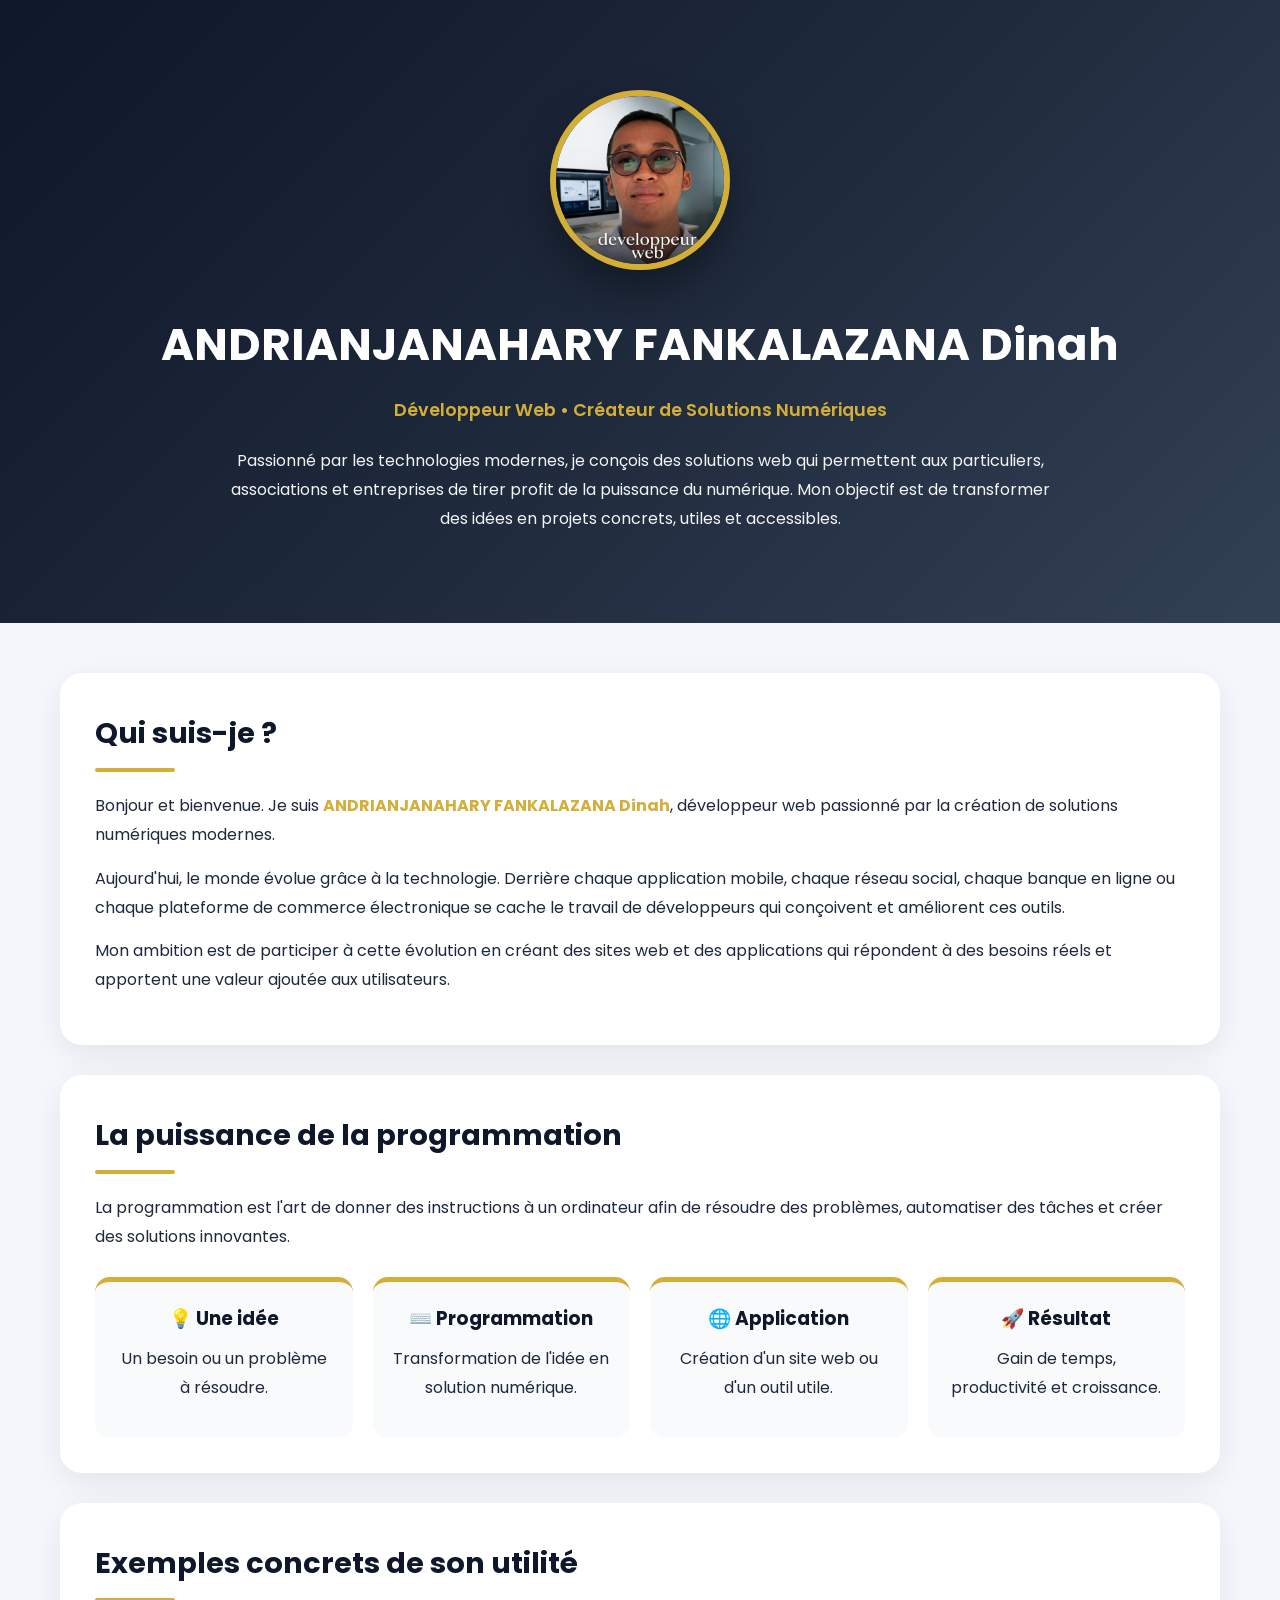
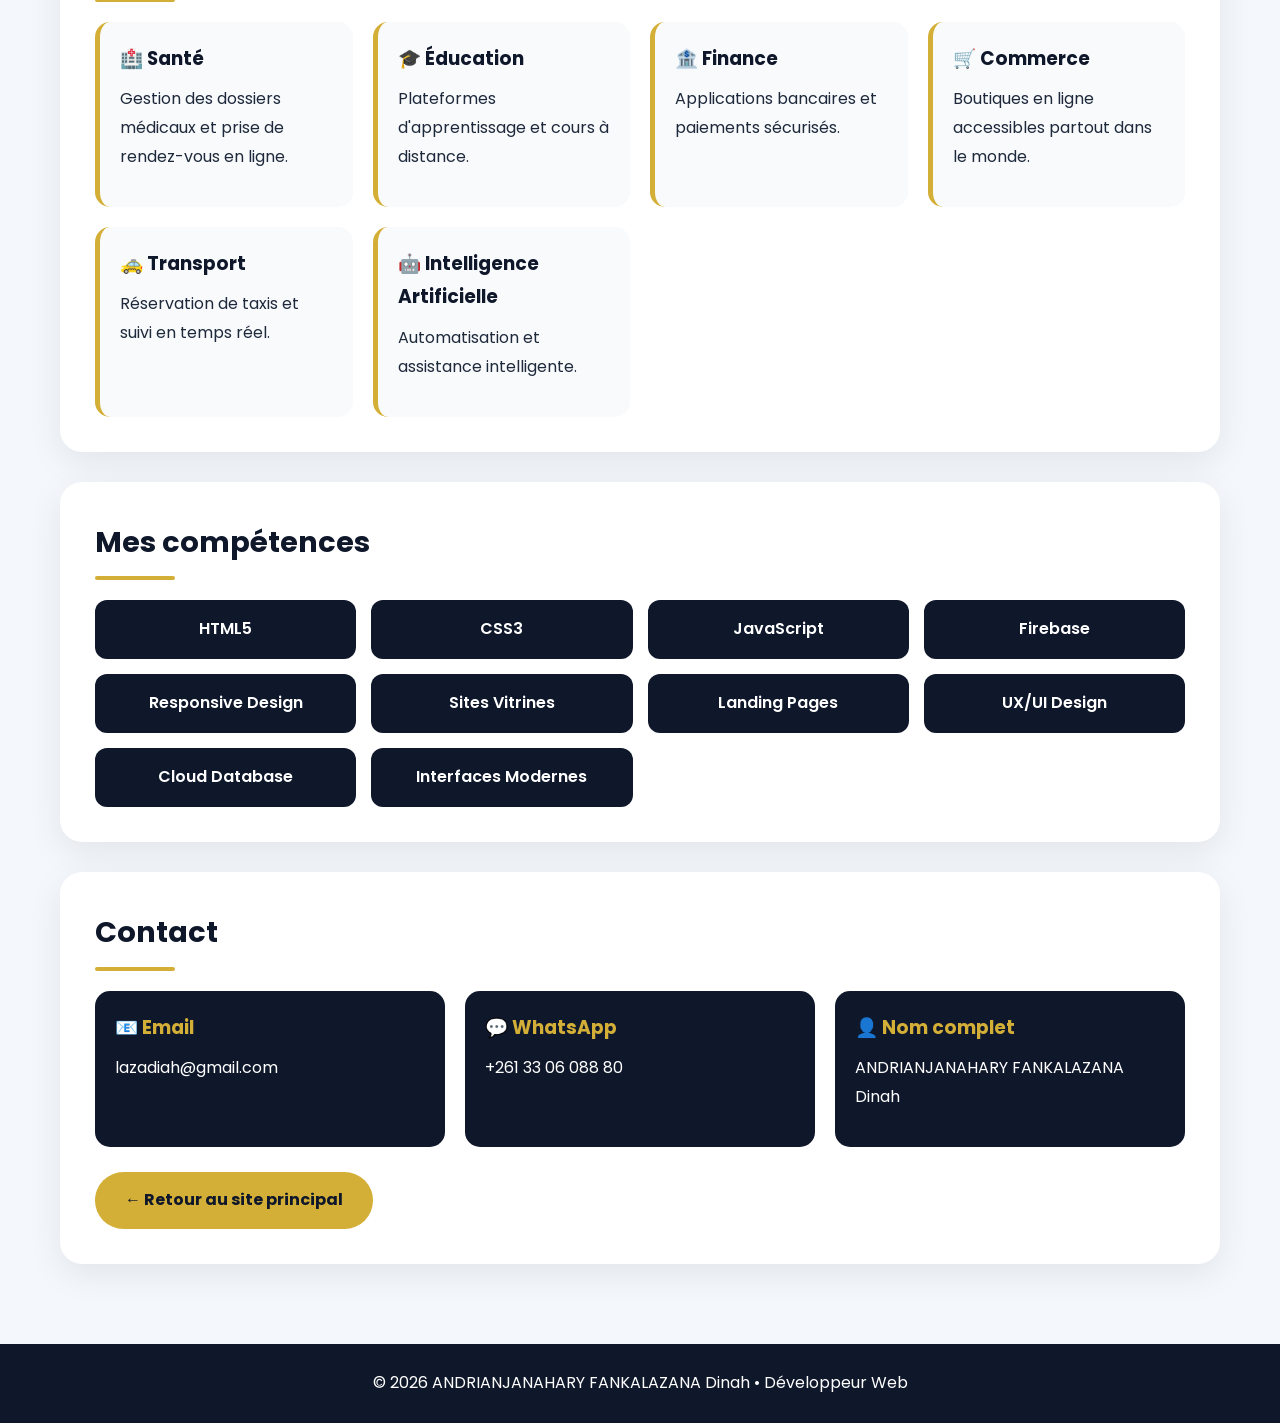
<file: about.html>
<!DOCTYPE html>
<html lang="fr">
<head>
<meta charset="UTF-8">
<meta name="viewport" content="width=device-width, initial-scale=1.0">

<title>À Propos | ANDRIANJANAHARY FANKALAZANA Dinah</title>

<link href="https://fonts.googleapis.com/css2?family=Poppins:wght@300;400;500;600;700;800&display=swap" rel="stylesheet">

<style>

*{
    margin:0;
    padding:0;
    box-sizing:border-box;
}

body{
    font-family:'Poppins',sans-serif;
    background:#f4f7fb;
    color:#1e293b;
    line-height:1.8;
}

/* HERO */

.hero{
    background:linear-gradient(135deg,#0f172a,#1e293b,#334155);
    color:white;
    text-align:center;
    padding:90px 20px;
}

.profile-img{
    width:180px;
    height:180px;
    border-radius:50%;
    object-fit:cover;
    border:6px solid #d4af37;
    box-shadow:0 20px 40px rgba(0,0,0,.35);
    margin-bottom:25px;
}

.hero h1{
    font-size:2.8rem;
    margin-bottom:10px;
}

.hero .subtitle{
    color:#d4af37;
    font-size:1.1rem;
    font-weight:600;
    margin-bottom:20px;
}

.hero p{
    max-width:850px;
    margin:auto;
    opacity:.95;
}

/* CONTAINER */

.container{
    max-width:1200px;
    margin:auto;
    padding:50px 20px;
}

.card{
    background:white;
    padding:35px;
    border-radius:22px;
    margin-bottom:30px;
    box-shadow:0 10px 35px rgba(0,0,0,.08);
}

h2{
    color:#0f172a;
    margin-bottom:20px;
    font-size:1.8rem;
}

h2::after{
    content:"";
    display:block;
    width:80px;
    height:4px;
    background:#d4af37;
    border-radius:10px;
    margin-top:8px;
}

p{
    margin-bottom:15px;
}

/* SCHEMA */

.schema{
    display:grid;
    grid-template-columns:repeat(auto-fit,minmax(220px,1fr));
    gap:20px;
    margin-top:25px;
}

.schema-box{
    background:#f8fafc;
    padding:20px;
    border-radius:15px;
    text-align:center;
    border-top:5px solid #d4af37;
}

.schema-box h3{
    color:#0f172a;
    margin-bottom:10px;
}

/* UTILITES */

.utility-grid{
    display:grid;
    grid-template-columns:repeat(auto-fit,minmax(250px,1fr));
    gap:20px;
}

.utility-card{
    background:#f8fafc;
    padding:20px;
    border-radius:15px;
    border-left:5px solid #d4af37;
}

.utility-card h3{
    margin-bottom:10px;
    color:#0f172a;
}

/* SKILLS */

.skills{
    display:grid;
    grid-template-columns:repeat(auto-fit,minmax(220px,1fr));
    gap:15px;
}

.skill{
    background:#0f172a;
    color:white;
    padding:15px;
    border-radius:12px;
    text-align:center;
    font-weight:600;
}

/* CONTACT */

.contact{
    display:grid;
    grid-template-columns:repeat(auto-fit,minmax(280px,1fr));
    gap:20px;
}

.contact-box{
    background:#0f172a;
    color:white;
    padding:20px;
    border-radius:15px;
}

.contact-box h3{
    color:#d4af37;
    margin-bottom:10px;
}

.contact-box a{
    color:white;
    text-decoration:none;
}

.contact-box a:hover{
    color:#d4af37;
}

.btn{
    display:inline-block;
    margin-top:25px;
    padding:14px 30px;
    background:#d4af37;
    color:#0f172a;
    text-decoration:none;
    border-radius:30px;
    font-weight:700;
}

footer{
    background:#0f172a;
    color:white;
    text-align:center;
    padding:25px;
}

.highlight{
    color:#d4af37;
    font-weight:700;
}

@media(max-width:768px){

.hero h1{
    font-size:2rem;
}

.profile-img{
    width:150px;
    height:150px;
}

}

</style>
</head>

<body>

<section class="hero">

<img src="laza.png"
alt="ANDRIANJANAHARY FANKALAZANA Dinah"
class="profile-img">

<h1>ANDRIANJANAHARY FANKALAZANA Dinah</h1>

<div class="subtitle">
Développeur Web • Créateur de Solutions Numériques
</div>

<p>
Passionné par les technologies modernes, je conçois des solutions web
qui permettent aux particuliers, associations et entreprises de tirer
profit de la puissance du numérique. Mon objectif est de transformer
des idées en projets concrets, utiles et accessibles.
</p>

</section>

<div class="container">

<section class="card">

<h2>Qui suis-je ?</h2>

<p>
Bonjour et bienvenue.
Je suis <span class="highlight">ANDRIANJANAHARY FANKALAZANA Dinah</span>,
développeur web passionné par la création de solutions numériques modernes.
</p>

<p>
Aujourd'hui, le monde évolue grâce à la technologie. Derrière chaque
application mobile, chaque réseau social, chaque banque en ligne ou
chaque plateforme de commerce électronique se cache le travail de
développeurs qui conçoivent et améliorent ces outils.
</p>

<p>
Mon ambition est de participer à cette évolution en créant des sites web
et des applications qui répondent à des besoins réels et apportent une
valeur ajoutée aux utilisateurs.
</p>

</section>

<section class="card">

<h2>La puissance de la programmation</h2>

<p>
La programmation est l'art de donner des instructions à un ordinateur afin
de résoudre des problèmes, automatiser des tâches et créer des solutions
innovantes.
</p>

<div class="schema">

<div class="schema-box">
<h3>💡 Une idée</h3>
<p>Un besoin ou un problème à résoudre.</p>
</div>

<div class="schema-box">
<h3>⌨️ Programmation</h3>
<p>Transformation de l'idée en solution numérique.</p>
</div>

<div class="schema-box">
<h3>🌐 Application</h3>
<p>Création d'un site web ou d'un outil utile.</p>
</div>

<div class="schema-box">
<h3>🚀 Résultat</h3>
<p>Gain de temps, productivité et croissance.</p>
</div>

</div>

</section>

<section class="card">

<h2>Exemples concrets de son utilité</h2>

<div class="utility-grid">

<div class="utility-card">
<h3>🏥 Santé</h3>
<p>Gestion des dossiers médicaux et prise de rendez-vous en ligne.</p>
</div>

<div class="utility-card">
<h3>🎓 Éducation</h3>
<p>Plateformes d'apprentissage et cours à distance.</p>
</div>

<div class="utility-card">
<h3>🏦 Finance</h3>
<p>Applications bancaires et paiements sécurisés.</p>
</div>

<div class="utility-card">
<h3>🛒 Commerce</h3>
<p>Boutiques en ligne accessibles partout dans le monde.</p>
</div>

<div class="utility-card">
<h3>🚕 Transport</h3>
<p>Réservation de taxis et suivi en temps réel.</p>
</div>

<div class="utility-card">
<h3>🤖 Intelligence Artificielle</h3>
<p>Automatisation et assistance intelligente.</p>
</div>

</div>

</section>

<section class="card">

<h2>Mes compétences</h2>

<div class="skills">

<div class="skill">HTML5</div>
<div class="skill">CSS3</div>
<div class="skill">JavaScript</div>
<div class="skill">Firebase</div>
<div class="skill">Responsive Design</div>
<div class="skill">Sites Vitrines</div>
<div class="skill">Landing Pages</div>
<div class="skill">UX/UI Design</div>
<div class="skill">Cloud Database</div>
<div class="skill">Interfaces Modernes</div>

</div>

</section>

<section class="card">

<h2>Contact</h2>

<div class="contact">

<div class="contact-box">
<h3>📧 Email</h3>
<a href="mailto:lazadiah@gmail.com">
lazadiah@gmail.com
</a>
</div>

<div class="contact-box">
<h3>💬 WhatsApp</h3>
<a href="https://wa.me/261330608880">
+261 33 06 088 80
</a>
</div>

<div class="contact-box">
<h3>👤 Nom complet</h3>
<p>ANDRIANJANAHARY FANKALAZANA Dinah</p>
</div>

</div>

<a href="index.html" class="btn">
← Retour au site principal
</a>

</section>

</div>

<footer>
© 2026 ANDRIANJANAHARY FANKALAZANA Dinah • Développeur Web
</footer>

</body>
</html>
</file>
